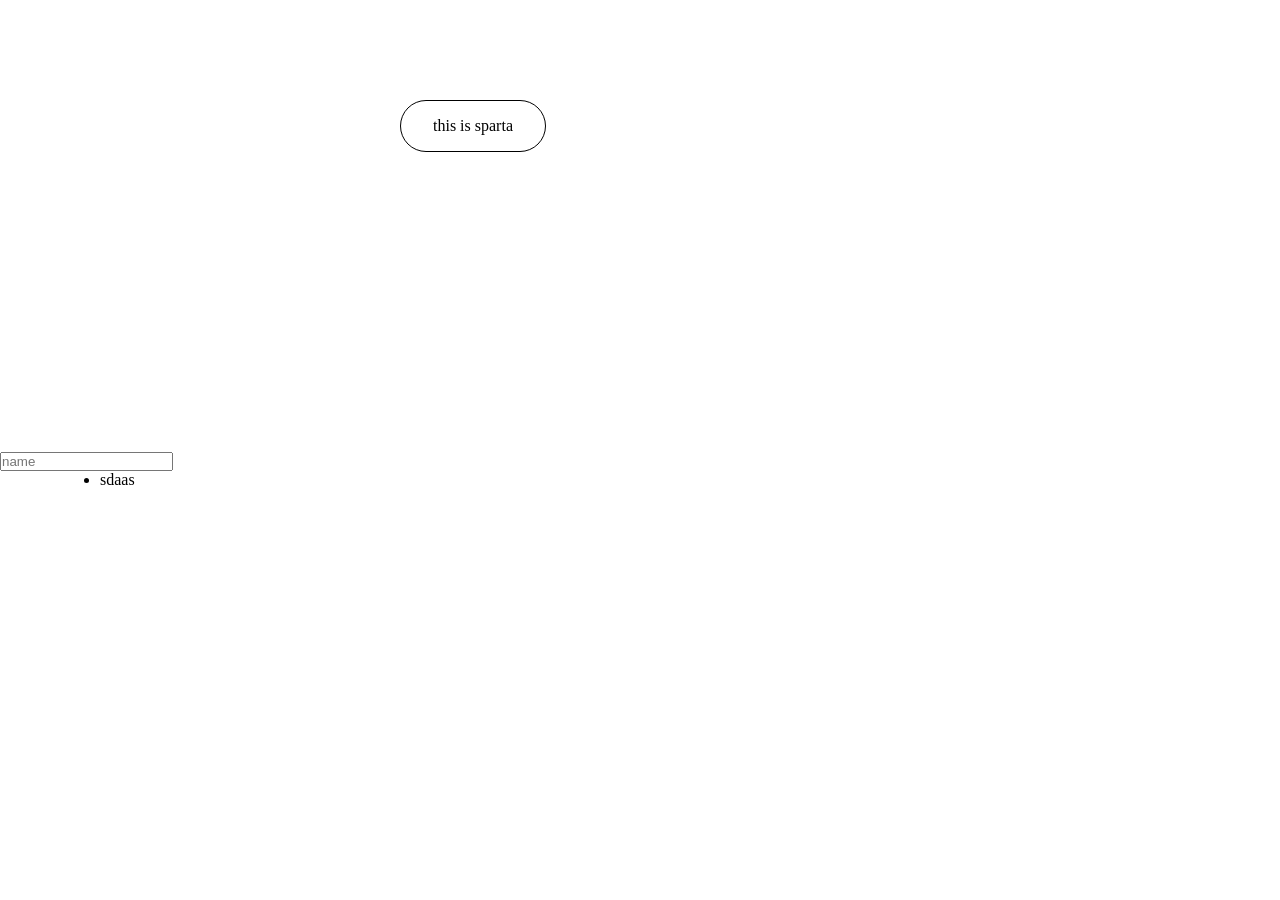
<file: old/week 3/otx/index.html>
<!DOCTYPE html>
<html lang="en">
<head>
    <meta charset="UTF-8">
    <meta name="viewport" content="width=device-width, initial-scale=1.0">
    <title>Document</title>
    <link rel="stylesheet" href="style.css">
</head>
<body>
    
    <div class="box">
        this is sparta
    </div>
    <input type="text" placeholder="name">


    <ul>
        <li>sdaas</li>
    </ul>
</body>
</html>
</file>
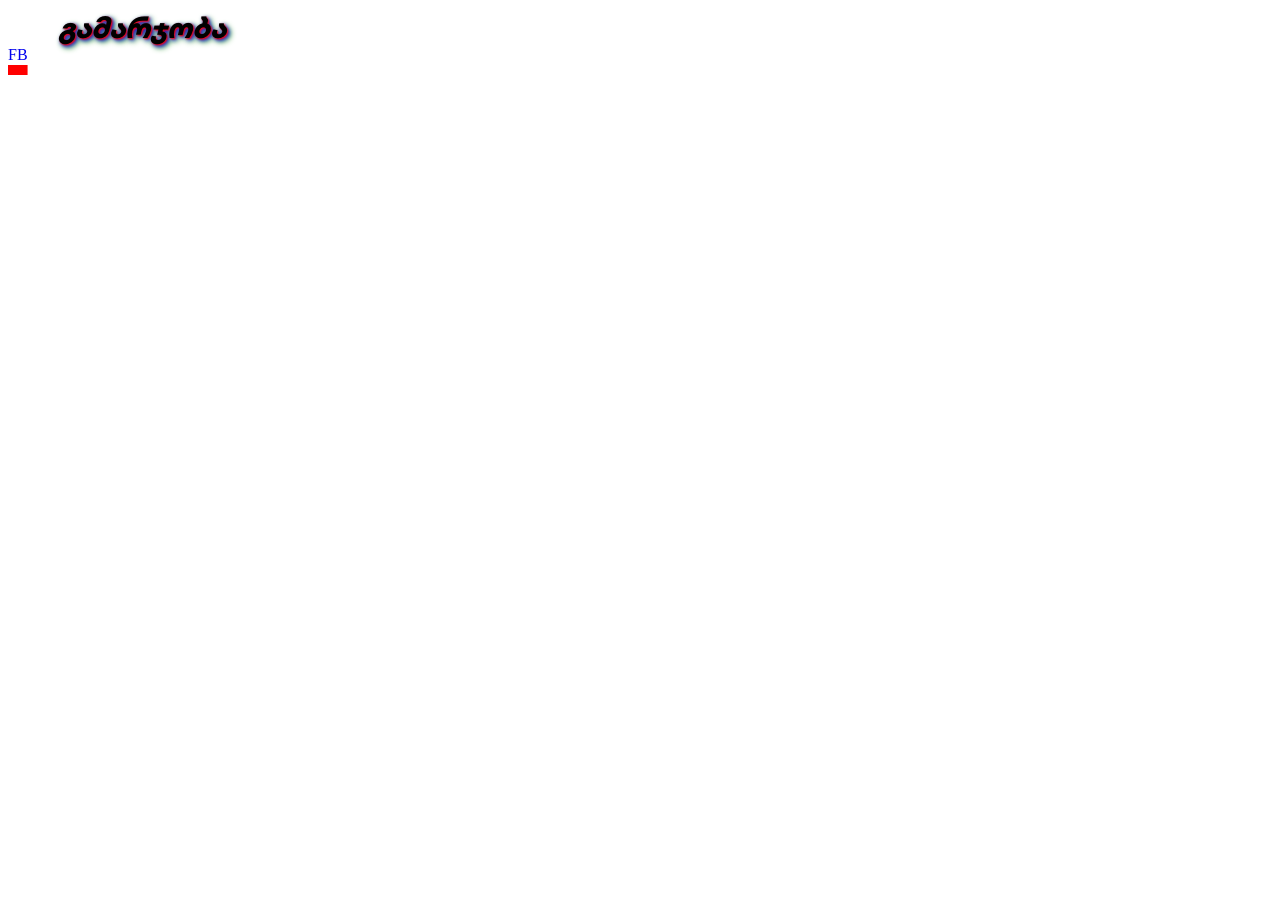
<file: old/week 3/styler/index.html>
<!doctype html>
<html lang="en">
  <head>
    <meta charset="UTF-8" />
    <meta name="viewport" content="width=device-width, initial-scale=1.0" />
    <title>Document</title>
    <link rel="stylesheet" href="./style/style.css" />
  </head>
  <body>

      <div class="box">
        გამარჯობა
      </div>

      <a href="https://facebook.com">FB</a>
  </body>
</html>
</file>
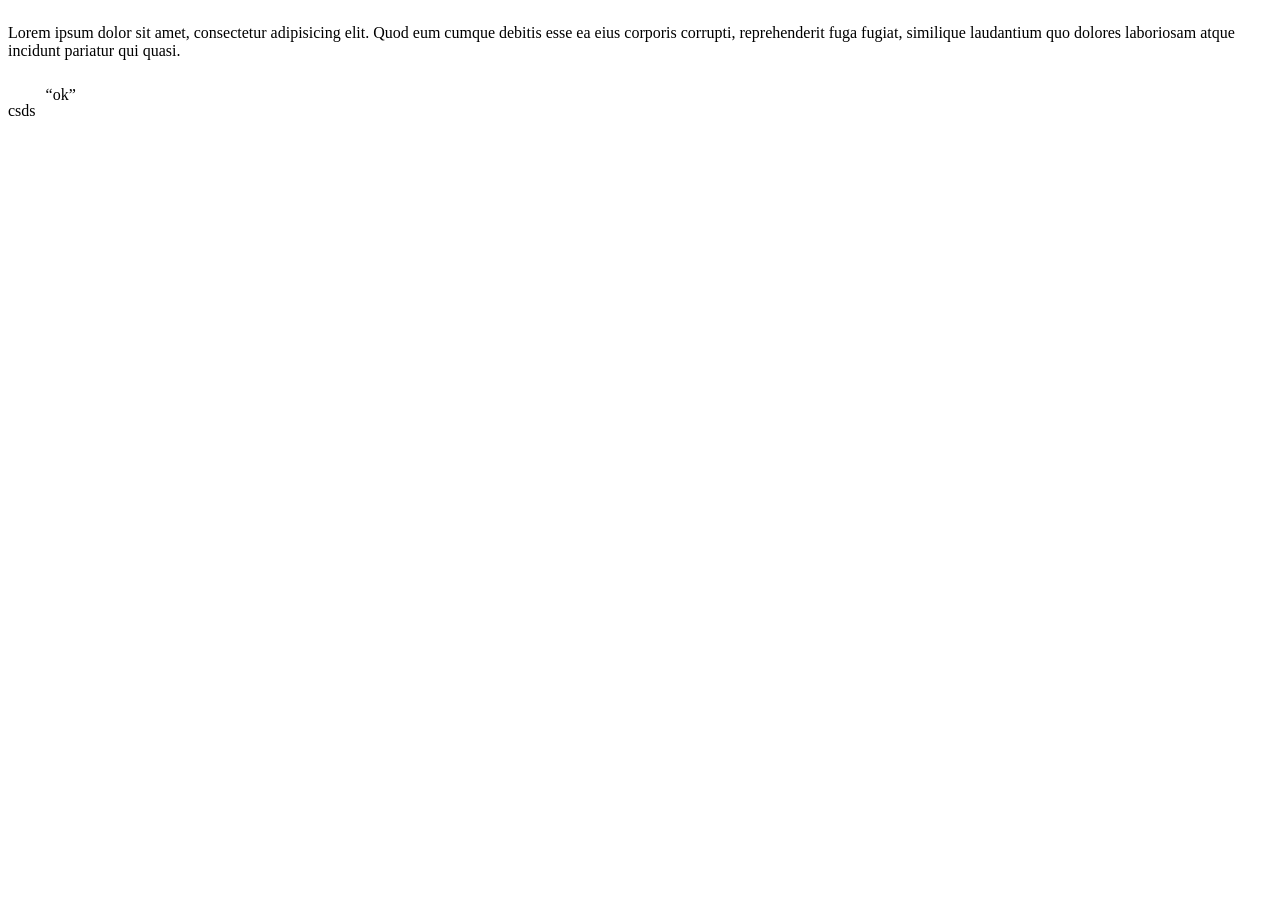
<file: old/week 6/befaft/index.html>
<!doctype html>
<html lang="en">
  <head>
    <meta charset="UTF-8" />
    <meta name="viewport" content="width=device-width, initial-scale=1.0" />
    <title>Document</title>
    <link rel="stylesheet" href="style.css" />
  </head>
  <body>
    <p>Lorem ipsum dolor sit amet, consectetur adipisicing elit. Quod eum cumque debitis esse ea eius corporis corrupti, reprehenderit fuga fugiat, similique laudantium quo dolores laboriosam atque incidunt pariatur qui quasi.</p>
    
    <p>csds</p>
    
    <q>ok</q>
  
  </body>
</html>
</file>
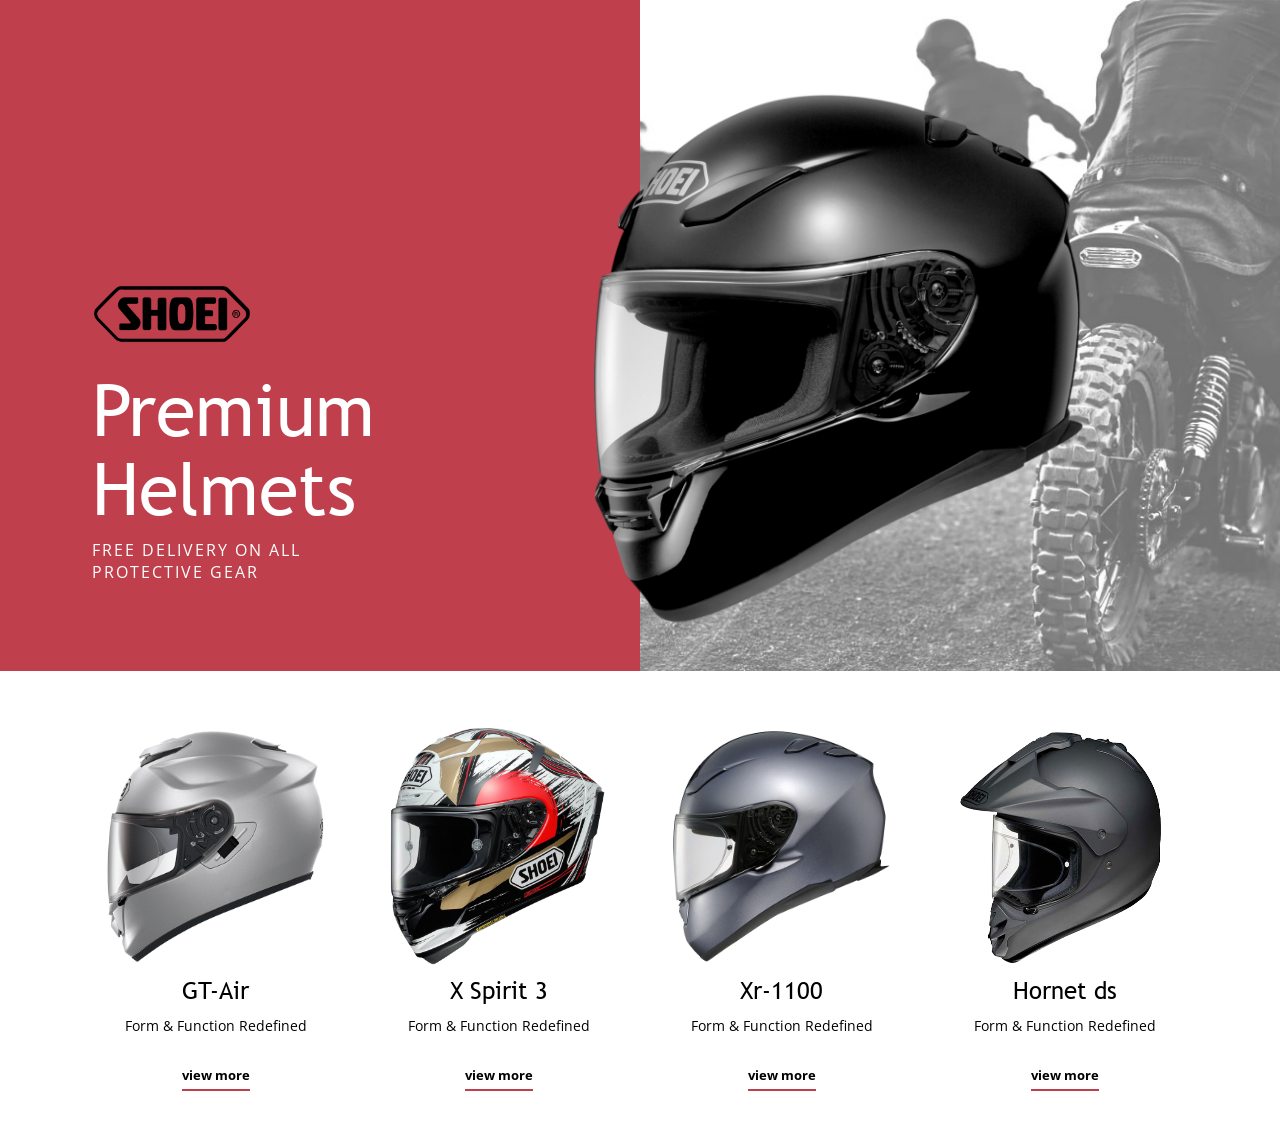
<file: old/week 6/moto/index.html>
<!DOCTYPE html>
<html lang="en">
<head>
    <meta charset="UTF-8">
    <meta name="viewport" content="width=device-width, initial-scale=1.0">
    <title>Document</title>
    <link rel="stylesheet" href="./style/style.css">
</head>
<body>

    <section class="hero">
        <div class="left">
            <img src="./assets/images/logo.png" alt="logo"/>
            <h1>Premium Helmets</h1>
            <p>Free delivery on all protective gear</p>
        </div>

        <div class="right">
            
        </div>

        <img src="./assets/images/main-helmet.png" alt="helmet" class="main-helmet">

    </section>

    <section class="moto_cards">
        <div class="card">
            <img src="./assets/images/helmet1.png" alt="helmet" />
            <h2>GT-Air</h2>
            <p>Form & Function Redefined</p>
            <button class="view">view more</button>
        </div>

        <div class="card">
            <img src="./assets/images/helmet2.png" alt="helmet" />
            <h2>X Spirit 3</h2>
            <p>Form & Function Redefined</p>
            <button class="view">view more</button>
        </div>

        <div class="card">
            <img src="./assets/images/helmet3.png" alt="helmet" />
            <h2>Xr-1100</h2>
            <p>Form & Function Redefined</p>
            <button class="view">view more</button>
        </div>

        <div class="card">
            <img src="./assets/images/helmet4.png" alt="helmet" />
            <h2>Hornet ds</h2>
            <p>Form & Function Redefined</p>
            <button class="view">view more</button>
        </div>
    </section>

</body>
</html>
</file>
<file: old/week 3/otx/style.css>
*{
    margin: 0;
    padding: 0;
    text-decoration: none;
    box-sizing: border-box;
}

.box{
    width: fit-content;
    height: fit-content;
    border: 1px solid black;
    padding: 16px 32px;
    border-radius: 50px;
    margin: 100px 200px 300px 400px;
}

/* .box:hover{
    background-color: red;
    cursor: pointer;
}

.box:active{
    background-color: aqua;
}     

input::placeholder{
    color: blue;
}

*/

li{
    margin-left: 100px;
}
</file>
<file: old/week 3/styler/style/style.css>
@import url('https://fonts.googleapis.com/css2?family=Open+Sans:ital,wght@0,300..800;1,300..800&family=Roboto:ital,wght@0,100..900;1,100..900&display=swap');

@font-face {
    font-family: horror;
    src: url(./../BOG-UltraBold.woff2);
}

/*.box {
    width: 200px;
    height: 200px;
    /*border: 2px solid black;
    border-radius: 10px 20px 30px 40px;
    border-width: 10px;
    border-style:solid;
    border-color: black;
    text-align: center;
    line-height: 200px;
    border-bottom: 1px solid black;
    border-top: 2px dashed black;
    border-right: 3px dotted black;
    border-left: 4px ridge black;
    border-radius: 100%; 

}

input{
    border: none;
    outline: none;
}

*/

.box{
    font-size: 30px;
    font-weight: 900;
    font-style: italic;
    text-decoration: double;
    text-transform: uppercase;
    text-shadow: 1px 1px 2px red, 2px 2px 4px blue, 3px 3px 6px green;
    text-indent: 50px;
    font-family: horror;
    
}

a{
    text-decoration-color: red;
    text-decoration-thickness: 10px;
}
</file>
<file: old/week 6/befaft/style.css>
body{
    display: flex;
    flex-wrap: wrap;
    gap: 10px;
}


/*
:active - ფერს ან რაიმე სხვა ფუნქციას უცვლის ლინკიან ელემენტს მხოლოდ დაჭერის მომენტში
a:active{
    background-color: deepskyblue;
    color: white;
}

:any-link - მხოლოდ მაშინ აქტიურდება როცა ხედავს ლინკს ელემენტში
a:any-link{
    background-color: yellow;
}

:autofill - მოქმედება მაშინ გამოჩნდება თუ ინპუტში მოხვდება ბრაუზერის მხრიდან შეტანილი მონაცემი შედის ავტომატურად
input:autofill{
    background-color: deepskyblue;
}

:checked - მუშაობს მხოლოდ მაშინ როდესაც ელემენტი მომიშნულიახ„ხ„
input:checked{
    outline: 10px solid black;
}

:hover - მუშაობს მაშინ როდესაც კურსორის გადატარება ხდება ნებისმიერ ელემენტზე
.card:hover{
    background-color: yellow;
}

:default - მხოლოდ მაშინ მოინიშნება თუ ელემენტი ნაგულისხმებ მოქმედებას იღებს
input:default{
    background-color: aquamarine;
}

:nth-child(n) - ბევრ ერთნაირი პირობის მქონე ელემენტებს რაღაც ფუნქციის მიცემა კონკრეტული თანმიმდევრობით
.div1:nth-child(5n + 3){
    background-color: blue;
}

:first-child - დაიჭერს ბევრ ერთნაირი პირობის მქონე ელემენტებიდან მხოლოდ პირველს
:last-child - დაიჭერს ბევრ ერთნაირი პირობის მქონე ელემენტებიდან მხოლოდ ბოლოს

:not() - ამ ელემენტის გარდა რაც ფრჩხილში გვიწერია ყველას რაღაცა მიენიჭება
.div1:not(.active){
    width: 100px;
    height: 100px;
    text-align: center;
    background-color: red;
    color: white;
    margin-bottom: 20px;
}

:visited - როდესაც ლინკზე მომხმარებელი უკვე შესული იყო
:link - გაჩვენებს თუ რომელ ლინკზე არ ყოფილხარ


::before
p::before{
    content: "";
}


::after
p::after{
    content: "";
}


::placeholder - ინპუტში არსებული პლეისჰოლდერის სტილის შეცვლა
::marker - ლისტის აღნიშვნების შეცვლა

::marker{
    font-size: 5px;
    color: red;
}
*/
</file>
<file: old/week 6/moto/style/style.css>
@import url('https://fonts.googleapis.com/css2?family=Open+Sans:ital,wght@0,300..800;1,300..800&family=Roboto:ital,wght@0,100..900;1,100..900&display=swap');

@font-face {
    font-family: trebuchet;
    src: url(./../fonts/trebuc.ttf);
}

:root{
    --color1: #bf404c;
    --text-color:#111111;
    --bgcolor: #ffffff;
    --box-shadow: 2px 2px 40px rgba(0,0,0,0.5);
    --main-font: trebuchet;
    --font1: "roboto";
    --font2: "Open Sans", sans-serif;
}

*{
    margin: 0;
    padding: 0;
    text-decoration: none;
    box-sizing: border-box;
}

body{
    background-color: var(--bgcolor);
}

.hero{
    width: 100%;
    height: 671px;
    display: flex;
    position: relative;
}

.hero .left{
    width: 50%;
    height: 100%;
    background-color: var(--color1);
    padding: 285px 410px 34px 92px;
}

.hero .left img{
    width: 160px;
    height: 58px;
}

.hero .left h1{
    font-family: var(--main-font);
    font-weight: 400;
    line-height: 1.1;
    font-size: 72px;
    width: 340px;
    color: var(--bgcolor);
    margin: 24px 10px 0 0;
}

.hero .left p{
    margin: 10px 57px 45px 0;
    color: var(--bgcolor);
    width: 290px;
    font-family: var(--font2);
    letter-spacing: 2px;
    text-transform: uppercase;
}

.hero .right{
    width: 50%;
    background-color: var(--color1);
    background-image: url(./../assets/images/moto1.jpeg);
    background-position: center;
    background-size: cover;
    background-repeat: no-repeat;
    opacity: 0.6;
}

.hero .main-helmet{
    width: 537px;
    height: 537px;
    position: absolute;
    top: 90px;
    left: 570px;
}

.moto_cards{
    display: flex;
    justify-content: center;
    gap: 60px;
    margin: 57px 0;
}

.moto_cards .card{
    display: flex;
    flex-direction: column;
    align-items: center;
    gap: 11px;
}

.moto_cards .card img{
    width: 223px;
    height: 237px;
}

.moto_cards .card h2{
    font-size: 24px;
    font-family: var(--main-font);
    font-weight: 400;
}

.moto_cards .card p{
    font-size: 14px;
    font-family: var(--font2);
    font-weight: 400;
}

.moto_cards .card button{
    margin-top: 20px;
    border: none;
    border-bottom: 2px solid var(--color1);
    padding-bottom: 5px;
    background-color: transparent;
    font-weight: 700;
    font-family: var(--font2);
}
</file>
